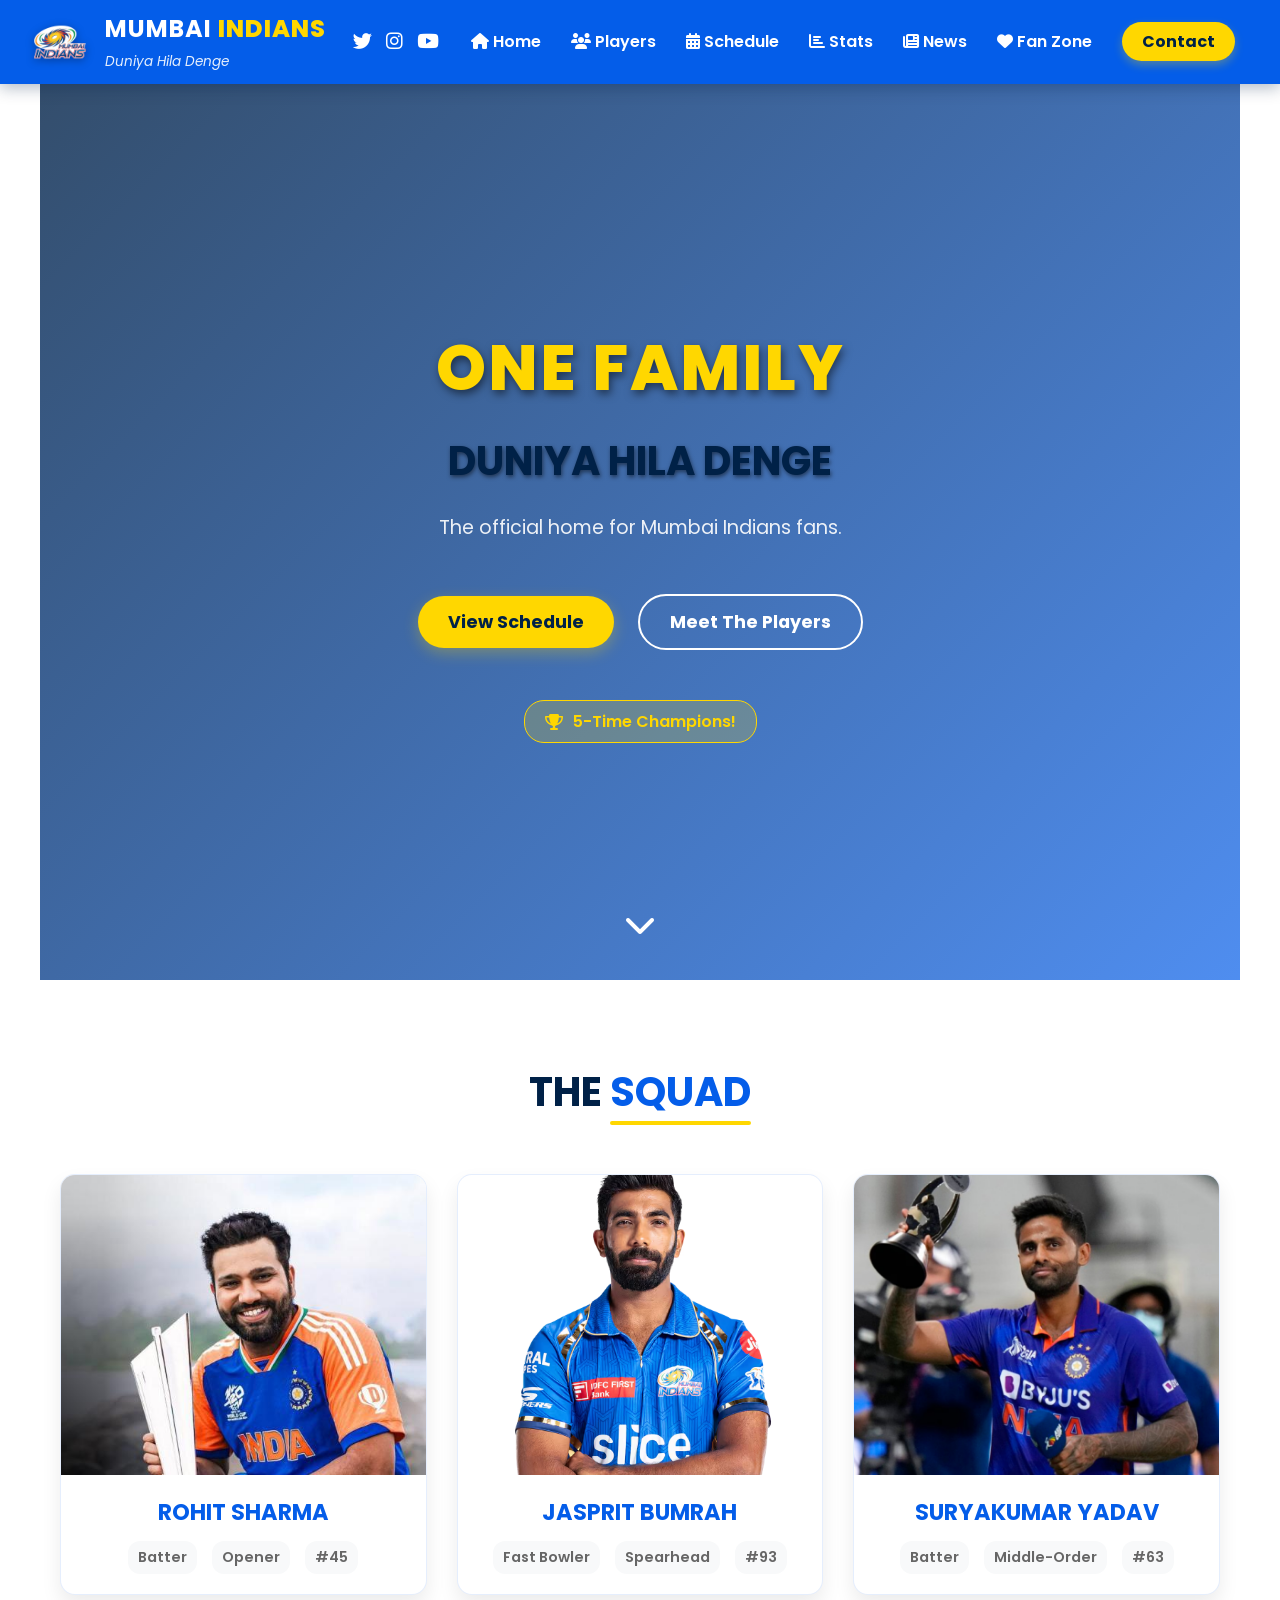
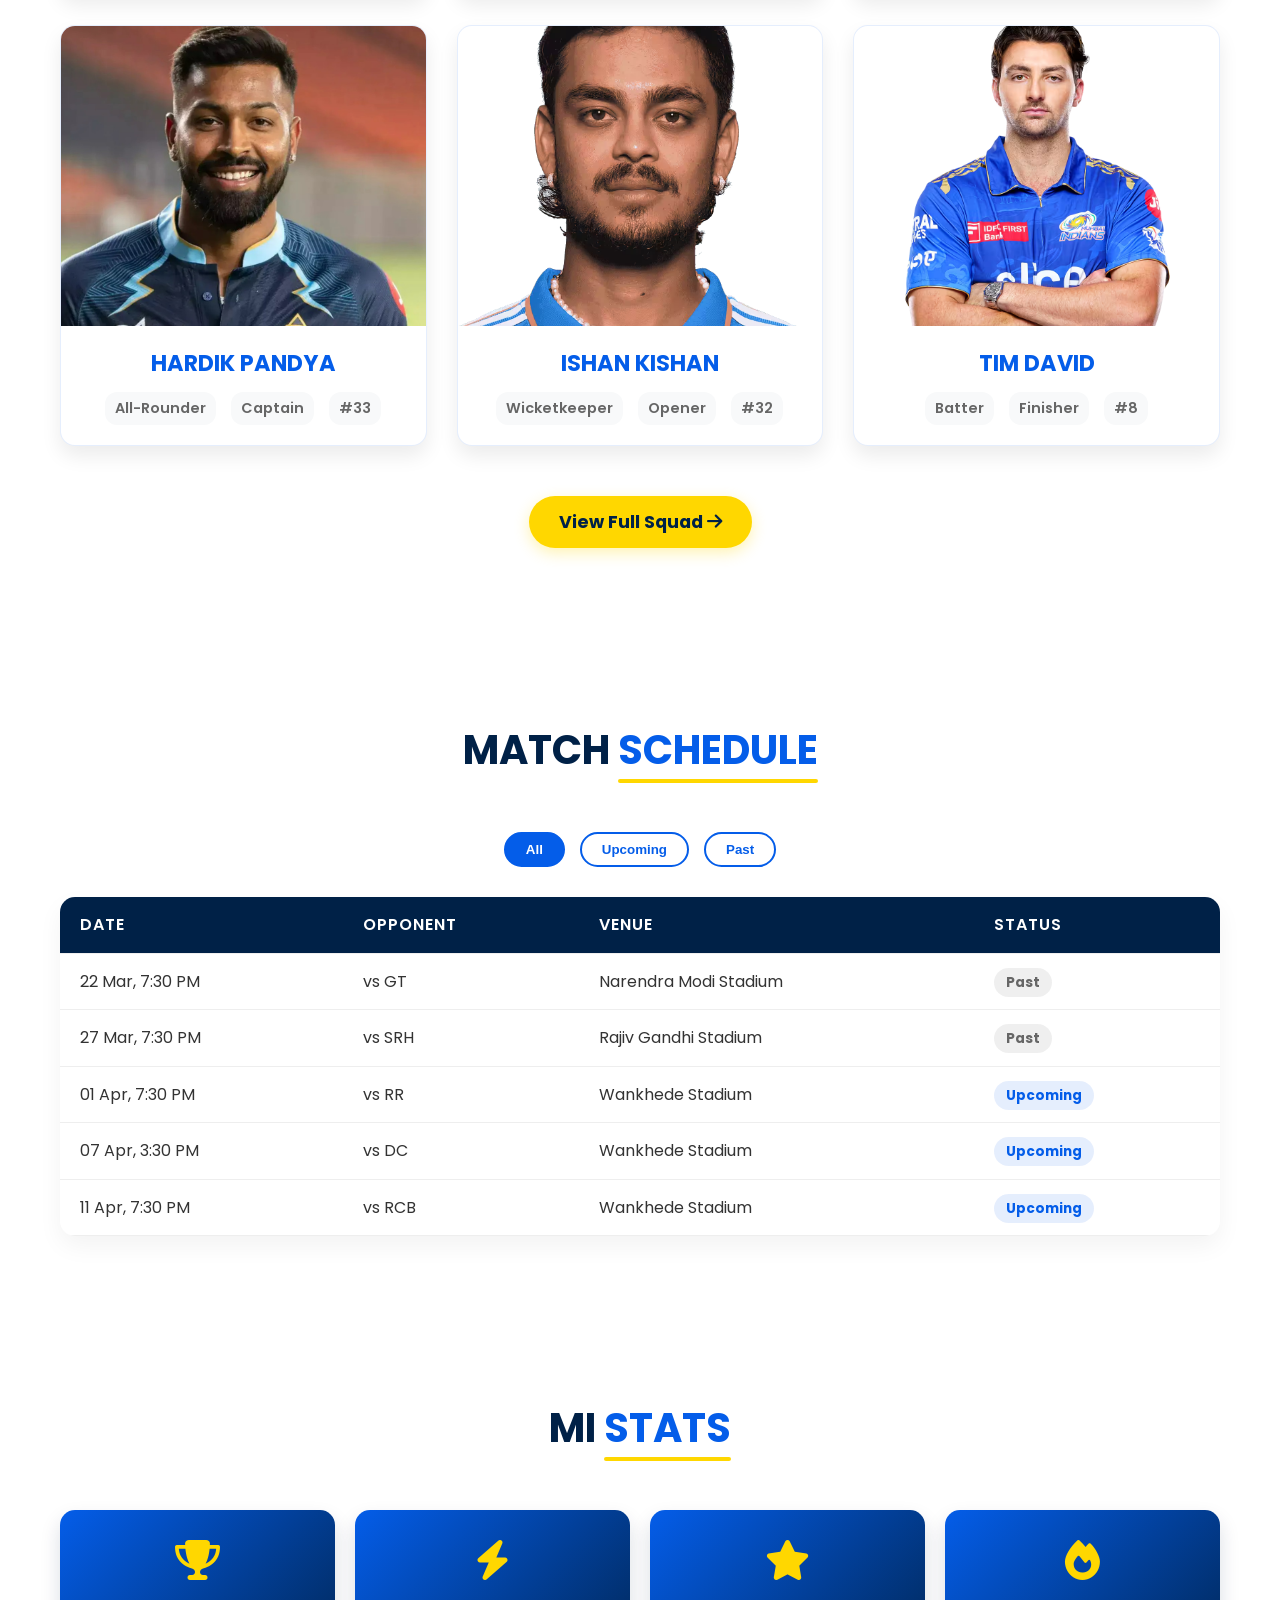
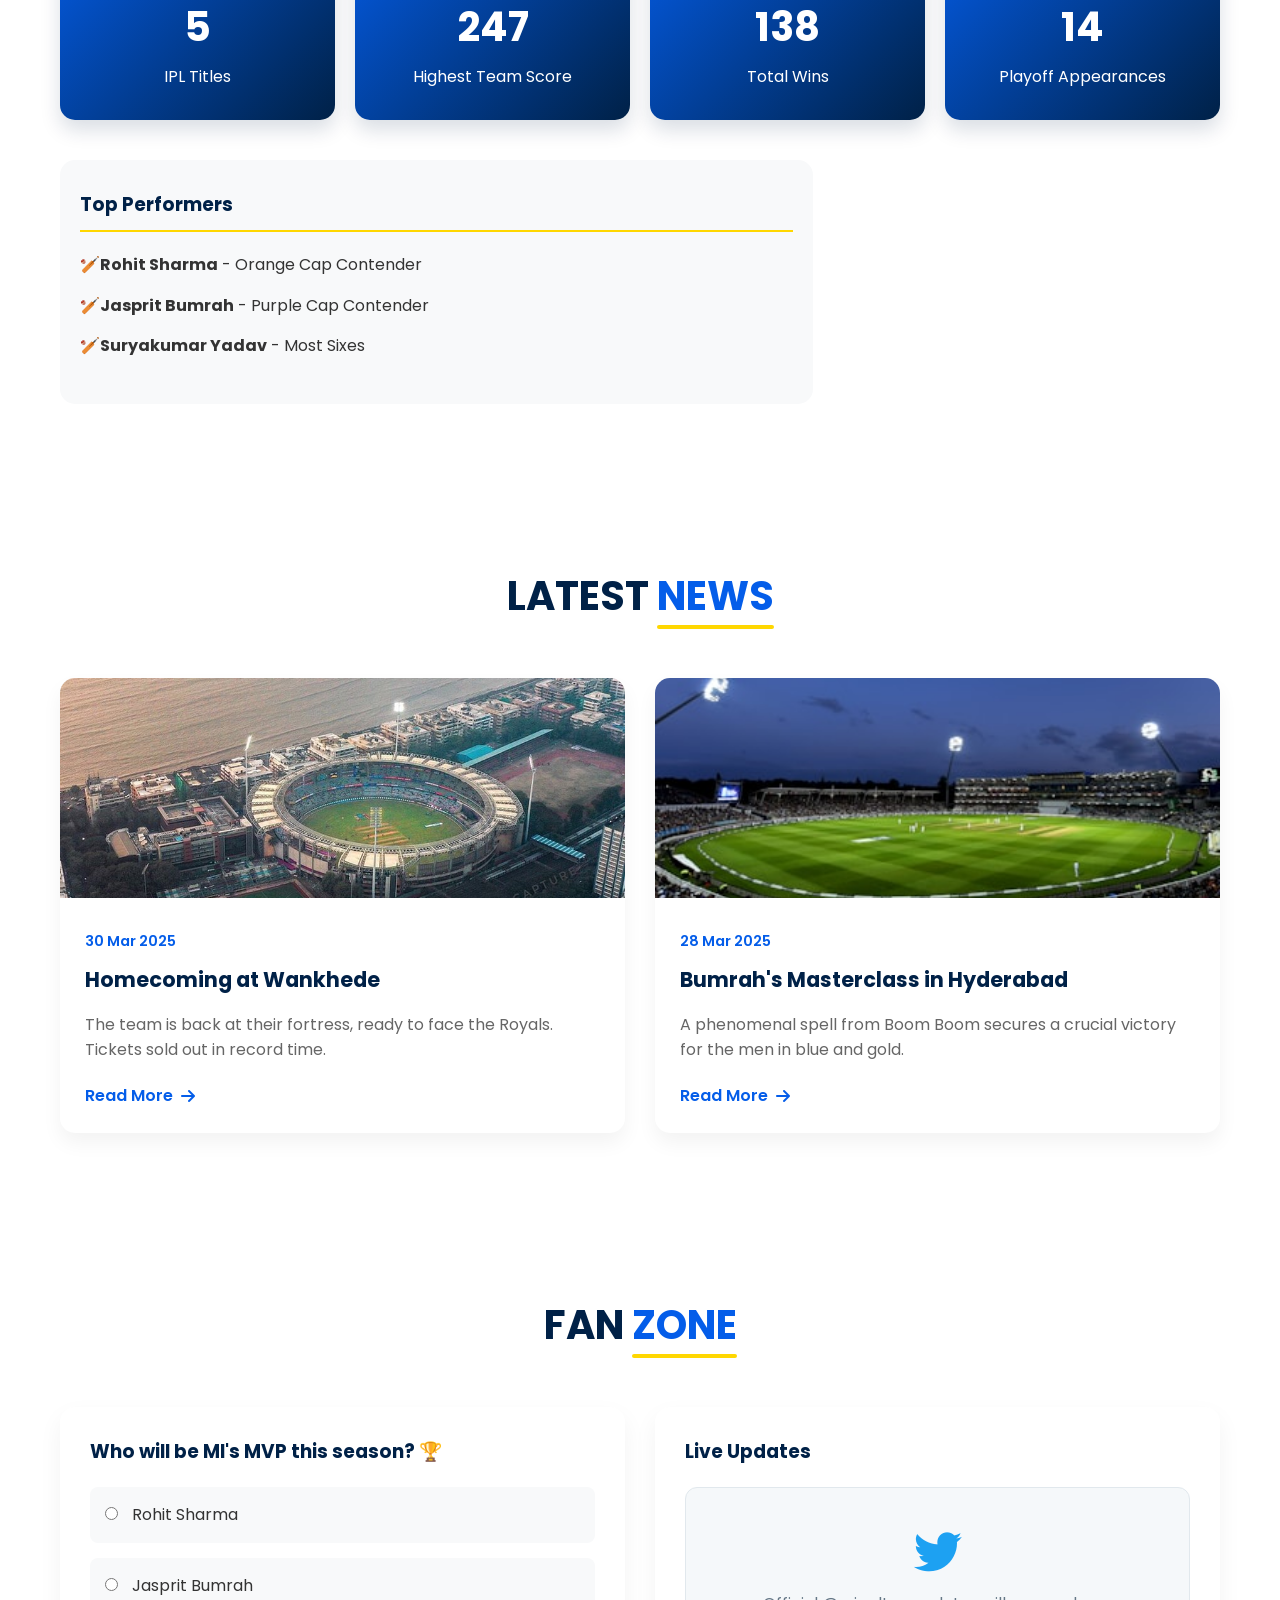
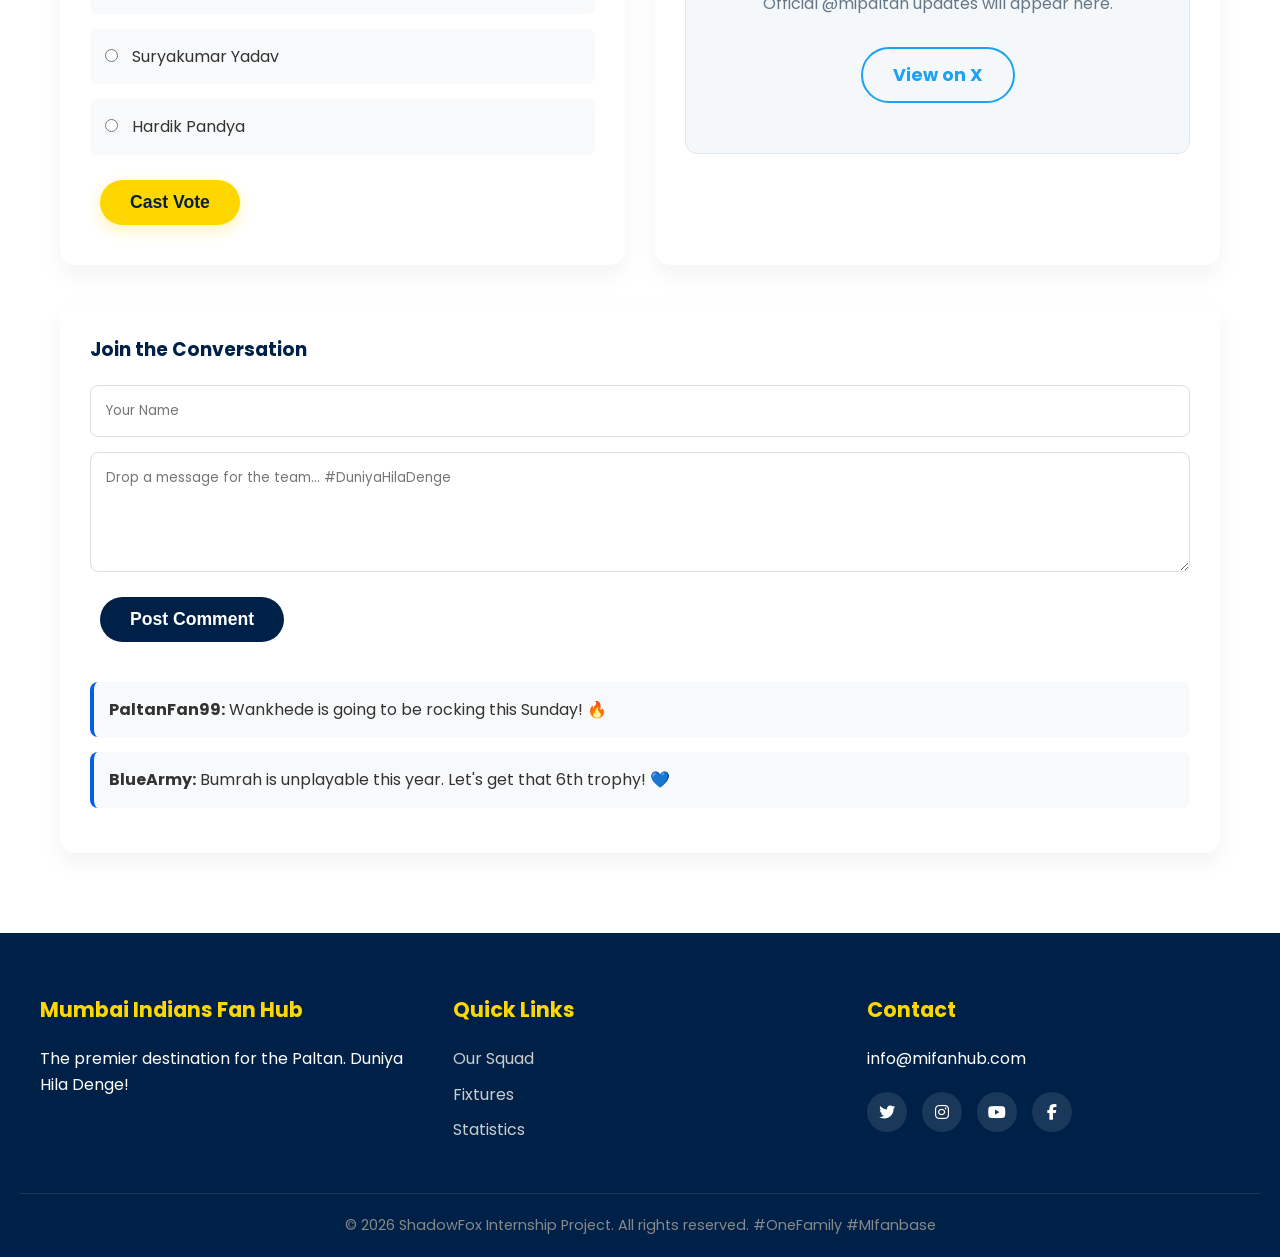
<file: IPL-team/index.html>
<!doctype html>
<html lang="en">
  <head>
    <meta charset="UTF-8" />
    <meta name="viewport" content="width=device-width, initial-scale=1.0" />
    <meta
      name="description"
      content="Official Mumbai Indians Fan Hub - MI IPL Team | Duniya Hila Denge | Players, Schedule, Stats, News & Fan Zone"
    />
    <title>MI Fan Hub | Mumbai Indians | Duniya Hila Denge</title>
    <link rel="stylesheet" href="style.css" />
    <link
      rel="stylesheet"
      href="https://cdnjs.cloudflare.com/ajax/libs/font-awesome/6.4.0/css/all.min.css"
    />
  </head>

  <body>
    <header>
      <div class="logo">
        <img src="images/Mi logo.avif" alt="MI Logo" />
        <div>
          <h1>MUMBAI <span class="bold">INDIANS</span></h1>
          <span class="tagline">Duniya Hila Denge</span>
        </div>
      </div>
      <div class="header-right">
        <div class="social-icons">
          <a
            href="https://twitter.com/mipaltan"
            target="_blank"
            aria-label="Twitter"
            ><i class="fab fa-twitter"></i
          ></a>
          <a
            href="https://www.instagram.com/mumbaiindians?igsh=MTAzcXl4NjRoNGE0eA%3D%3D"
            target="_blank"
            aria-label="Instagram"
            ><i class="fab fa-instagram"></i
          ></a>
          <a
            href="https://www.youtube.com/@mumbaiindians"
            target="_blank"
            aria-label="YouTube"
            ><i class="fab fa-youtube"></i
          ></a>
        </div>
        <div class="menu-toggle">
          <span></span>
          <span></span>
          <span></span>
        </div>
      </div>
      <nav class="nav-overlay">
        <ul>
          <li>
            <a href="#home"><i class="fas fa-home"></i> Home</a>
          </li>
          <li>
            <a href="#players"><i class="fas fa-users"></i> Players</a>
          </li>
          <li>
            <a href="#schedule"><i class="fas fa-calendar-alt"></i> Schedule</a>
          </li>
          <li>
            <a href="#stats"><i class="fas fa-chart-bar"></i> Stats</a>
          </li>
          <li>
            <a href="#news"><i class="fas fa-newspaper"></i> News</a>
          </li>
          <li>
            <a href="#fan-zone"><i class="fas fa-heart"></i> Fan Zone</a>
          </li>
          <li><a href="#contact" class="cta-btn">Contact</a></li>
        </ul>
      </nav>
    </header>

    <section id="home" class="hero">
      <div class="hero-content">
        <h1 class="hero-title animate-pop">ONE FAMILY</h1>
        <h2 class="hero-subtitle">DUNIYA HILA DENGE</h2>
        <p class="hero-desc">The official home for Mumbai Indians fans.</p>
        <div class="hero-buttons">
          <a href="#schedule" class="btn-primary">View Schedule</a>
          <a href="#players" class="btn-secondary">Meet The Players</a>
        </div>
        <div class="live-badge">
          <i class="fas fa-trophy"></i>
          <span>5-Time Champions!</span>
        </div>
      </div>
      <div class="hero-scroll">
        <i class="fas fa-chevron-down"></i>
      </div>
    </section>

    <section id="players" class="section">
      <h2>THE <span class="highlight">SQUAD</span></h2>
      <div class="players-grid">
        <div class="player-card">
          <div class="player-image">
            <img src="images/rohit-sharma.jpg" alt="Rohit Sharma" />
            <div class="player-overlay">
              <p>The Hitman. 5 IPL titles as Captain.</p>
            </div>
          </div>
          <div class="player-info">
            <h3>ROHIT SHARMA</h3>
            <div class="player-stats">
              <span>Batter</span>
              <span>Opener</span>
              <span>#45</span>
            </div>
          </div>
        </div>
        <div class="player-card">
          <div class="player-image">
            <img src="images/Bumrah.avif" alt="Jasprit Bumrah" />
            <div class="player-overlay">
              <p>Yorker King. The undisputed leader of the attack.</p>
            </div>
          </div>
          <div class="player-info">
            <h3>JASPRIT BUMRAH</h3>
            <div class="player-stats">
              <span>Fast Bowler</span>
              <span>Spearhead</span>
              <span>#93</span>
            </div>
          </div>
        </div>
        <div class="player-card">
          <div class="player-image">
            <img src="images/suryakumar.avif" alt="Suryakumar Yadav" />
            <div class="player-overlay">
              <p>Mr. 360. Redefining T20 batting.</p>
            </div>
          </div>
          <div class="player-info">
            <h3>SURYAKUMAR YADAV</h3>
            <div class="player-stats">
              <span>Batter</span>
              <span>Middle-Order</span>
              <span>#63</span>
            </div>
          </div>
        </div>
        <div class="player-card">
          <div class="player-image">
            <img src="images/hardik-pandya.jpeg" alt="Hardik Pandya" />
            <div class="player-overlay">
              <p>Captain. Elite all-rounder returning home.</p>
            </div>
          </div>
          <div class="player-info">
            <h3>HARDIK PANDYA</h3>
            <div class="player-stats">
              <span>All-Rounder</span>
              <span>Captain</span>
              <span>#33</span>
            </div>
          </div>
        </div>
        <div class="player-card">
          <div class="player-image">
            <img src="images/Ishan.avif" alt="Ishan Kishan" />
            <div class="player-overlay">
              <p>Explosive opener and agile wicketkeeper.</p>
            </div>
          </div>
          <div class="player-info">
            <h3>ISHAN KISHAN</h3>
            <div class="player-stats">
              <span>Wicketkeeper</span>
              <span>Opener</span>
              <span>#32</span>
            </div>
          </div>
        </div>
        <div class="player-card">
          <div class="player-image">
            <img src="images/tim-david.avif" alt="Tim David" />
            <div class="player-overlay">
              <p>Power hitter. The ultimate finisher.</p>
            </div>
          </div>
          <div class="player-info">
            <h3>TIM DAVID</h3>
            <div class="player-stats">
              <span>Batter</span>
              <span>Finisher</span>
              <span>#8</span>
            </div>
          </div>
        </div>
      </div>
      <div class="view-all-players">
        <a href="#players" class="btn-primary"
          >View Full Squad <i class="fas fa-arrow-right"></i
        ></a>
      </div>
    </section>

    <section id="schedule" class="section">
      <h2>MATCH <span class="highlight">SCHEDULE</span></h2>
      <div class="schedule-filters">
        <button class="filter-btn active" data-filter="all">All</button>
        <button class="filter-btn" data-filter="upcoming">Upcoming</button>
        <button class="filter-btn" data-filter="past">Past</button>
      </div>
      <div class="schedule-table-container">
        <table>
          <thead>
            <tr>
              <th>Date</th>
              <th>Opponent</th>
              <th>Venue</th>
              <th>Status</th>
            </tr>
          </thead>
          <tbody id="schedule-body">
            <tr class="past">
              <td>22 Mar, 7:30 PM</td>
              <td>vs GT</td>
              <td>Narendra Modi Stadium</td>
              <td><span class="status-badge past-badge">Past</span></td>
            </tr>
            <tr class="past">
              <td>27 Mar, 7:30 PM</td>
              <td>vs SRH</td>
              <td>Rajiv Gandhi Stadium</td>
              <td><span class="status-badge past-badge">Past</span></td>
            </tr>
            <tr class="upcoming">
              <td>01 Apr, 7:30 PM</td>
              <td>vs RR</td>
              <td>Wankhede Stadium</td>
              <td><span class="status-badge upcoming-badge">Upcoming</span></td>
            </tr>
            <tr class="upcoming">
              <td>07 Apr, 3:30 PM</td>
              <td>vs DC</td>
              <td>Wankhede Stadium</td>
              <td><span class="status-badge upcoming-badge">Upcoming</span></td>
            </tr>
            <tr class="upcoming">
              <td>11 Apr, 7:30 PM</td>
              <td>vs RCB</td>
              <td>Wankhede Stadium</td>
              <td><span class="status-badge upcoming-badge">Upcoming</span></td>
            </tr>
          </tbody>
        </table>
      </div>
    </section>

    <section id="stats" class="section">
      <h2>MI <span class="highlight">STATS</span></h2>
      <div class="stats-grid">
        <div class="stat-card">
          <i class="fas fa-trophy"></i>
          <div>
            <h3>5</h3>
            <p>IPL Titles</p>
          </div>
        </div>
        <div class="stat-card">
          <i class="fas fa-bolt"></i>
          <div>
            <h3>247</h3>
            <p>Highest Team Score</p>
          </div>
        </div>
        <div class="stat-card">
          <i class="fas fa-star"></i>
          <div>
            <h3>138</h3>
            <p>Total Wins</p>
          </div>
        </div>
        <div class="stat-card">
          <i class="fas fa-fire"></i>
          <div>
            <h3>14</h3>
            <p>Playoff Appearances</p>
          </div>
        </div>
      </div>
      <div class="charts-container">
        <div class="top-performers">
          <h3>Top Performers</h3>
          <ul class="performer-list">
            <li><strong>Rohit Sharma</strong> - Orange Cap Contender</li>
            <li><strong>Jasprit Bumrah</strong> - Purple Cap Contender</li>
            <li><strong>Suryakumar Yadav</strong> - Most Sixes</li>
          </ul>
        </div>
      </div>
    </section>

    <section id="news" class="section">
      <h2>LATEST <span class="highlight">NEWS</span></h2>
      <div class="news-grid">
        <article class="news-card">
          <div class="news-image">
            <img src="images/wankhede-stadium.jpg" alt="Wankhede Stadium" />
          </div>
          <div class="news-content">
            <span class="news-date">30 Mar 2025</span>
            <h3>Homecoming at Wankhede</h3>
            <p>
              The team is back at their fortress, ready to face the Royals.
              Tickets sold out in record time.
            </p>
            <a href="#" class="read-more"
              >Read More <i class="fas fa-arrow-right"></i
            ></a>
          </div>
        </article>
        <article class="news-card">
          <div class="news-image">
            <img src="images/cricket-match.jpg" alt="Cricket Match" />
          </div>
          <div class="news-content">
            <span class="news-date">28 Mar 2025</span>
            <h3>Bumrah's Masterclass in Hyderabad</h3>
            <p>
              A phenomenal spell from Boom Boom secures a crucial victory for
              the men in blue and gold.
            </p>
            <a href="#" class="read-more"
              >Read More <i class="fas fa-arrow-right"></i
            ></a>
          </div>
        </article>
      </div>
    </section>

    <section id="fan-zone" class="section">
      <h2>FAN <span class="highlight">ZONE</span></h2>
      <div class="fan-zone-grid">
        <div class="poll-section">
          <h3>Who will be MI's MVP this season? 🏆</h3>
          <form id="pollForm">
            <label
              ><input type="radio" name="mvp" value="Rohit Sharma" /> Rohit
              Sharma</label
            >
            <label
              ><input type="radio" name="mvp" value="Jasprit Bumrah" /> Jasprit
              Bumrah</label
            >
            <label
              ><input type="radio" name="mvp" value="Suryakumar Yadav" />
              Suryakumar Yadav</label
            >
            <label
              ><input type="radio" name="mvp" value="Hardik Pandya" /> Hardik
              Pandya</label
            >
            <button type="submit" class="btn-primary">Cast Vote</button>
          </form>
          <div class="poll-results" style="display: none">
            <p>Thank you for voting! #OneFamily</p>
          </div>
        </div>
        <div class="social-feed">
          <h3>Live Updates</h3>
          <div class="twitter-embed-placeholder">
            <i class="fab fa-twitter"></i>
            <p>Official @mipaltan updates will appear here.</p>
            <a
              href="https://twitter.com/mipaltan"
              target="_blank"
              class="btn-secondary"
              >View on X</a
            >
          </div>
        </div>
      </div>

      <div class="comments-section">
        <h3>Join the Conversation</h3>
        <form class="comment-form" id="commentForm">
          <input
            type="text"
            id="commentName"
            placeholder="Your Name"
            required
          />
          <textarea
            id="commentText"
            placeholder="Drop a message for the team... #DuniyaHilaDenge"
            required
          ></textarea>
          <button type="submit" class="btn-secondary">Post Comment</button>
        </form>
        <div class="recent-comments" id="commentsList">
          <div class="comment">
            <p>
              <strong>PaltanFan99:</strong> Wankhede is going to be rocking this
              Sunday! 🔥
            </p>
          </div>
          <div class="comment">
            <p>
              <strong>BlueArmy:</strong> Bumrah is unplayable this year. Let's
              get that 6th trophy! 💙
            </p>
          </div>
        </div>
      </div>
    </section>

    <footer id="contact">
      <div class="footer-content">
        <div class="footer-section">
          <h3>Mumbai Indians Fan Hub</h3>
          <p>The premier destination for the Paltan. Duniya Hila Denge!</p>
        </div>
        <div class="footer-section">
          <h3>Quick Links</h3>
          <ul>
            <li><a href="#players">Our Squad</a></li>
            <li><a href="#schedule">Fixtures</a></li>
            <li><a href="#stats">Statistics</a></li>
          </ul>
        </div>
        <div class="footer-section">
          <h3>Contact</h3>
          <p>info@mifanhub.com</p>
          <div class="social-links">
            <a href="https://twitter.com/mipaltan" target="_blank"
              ><i class="fab fa-twitter"></i
            ></a>
            <a
              href="https://www.instagram.com/mumbaiindians?igsh=MTAzcXl4NjRoNGE0eA%3D%3D"
              target="_blank"
              ><i class="fab fa-instagram"></i
            ></a>
            <a href="https://www.youtube.com/@mumbaiindians" target="_blank"
              ><i class="fab fa-youtube"></i
            ></a>
            <a href="https://www.facebook.com/mumbaiindians/" target="_blank"
              ><i class="fab fa-facebook-f"></i
            ></a>
          </div>
        </div>
      </div>
      <div class="footer-bottom">
        <p>
          &copy; 2026 ShadowFox Internship Project. All rights reserved.
          #OneFamily #MIfanbase
        </p>
      </div>
    </footer>
    <script src="script.js"></script>
  </body>
</html>
</file>
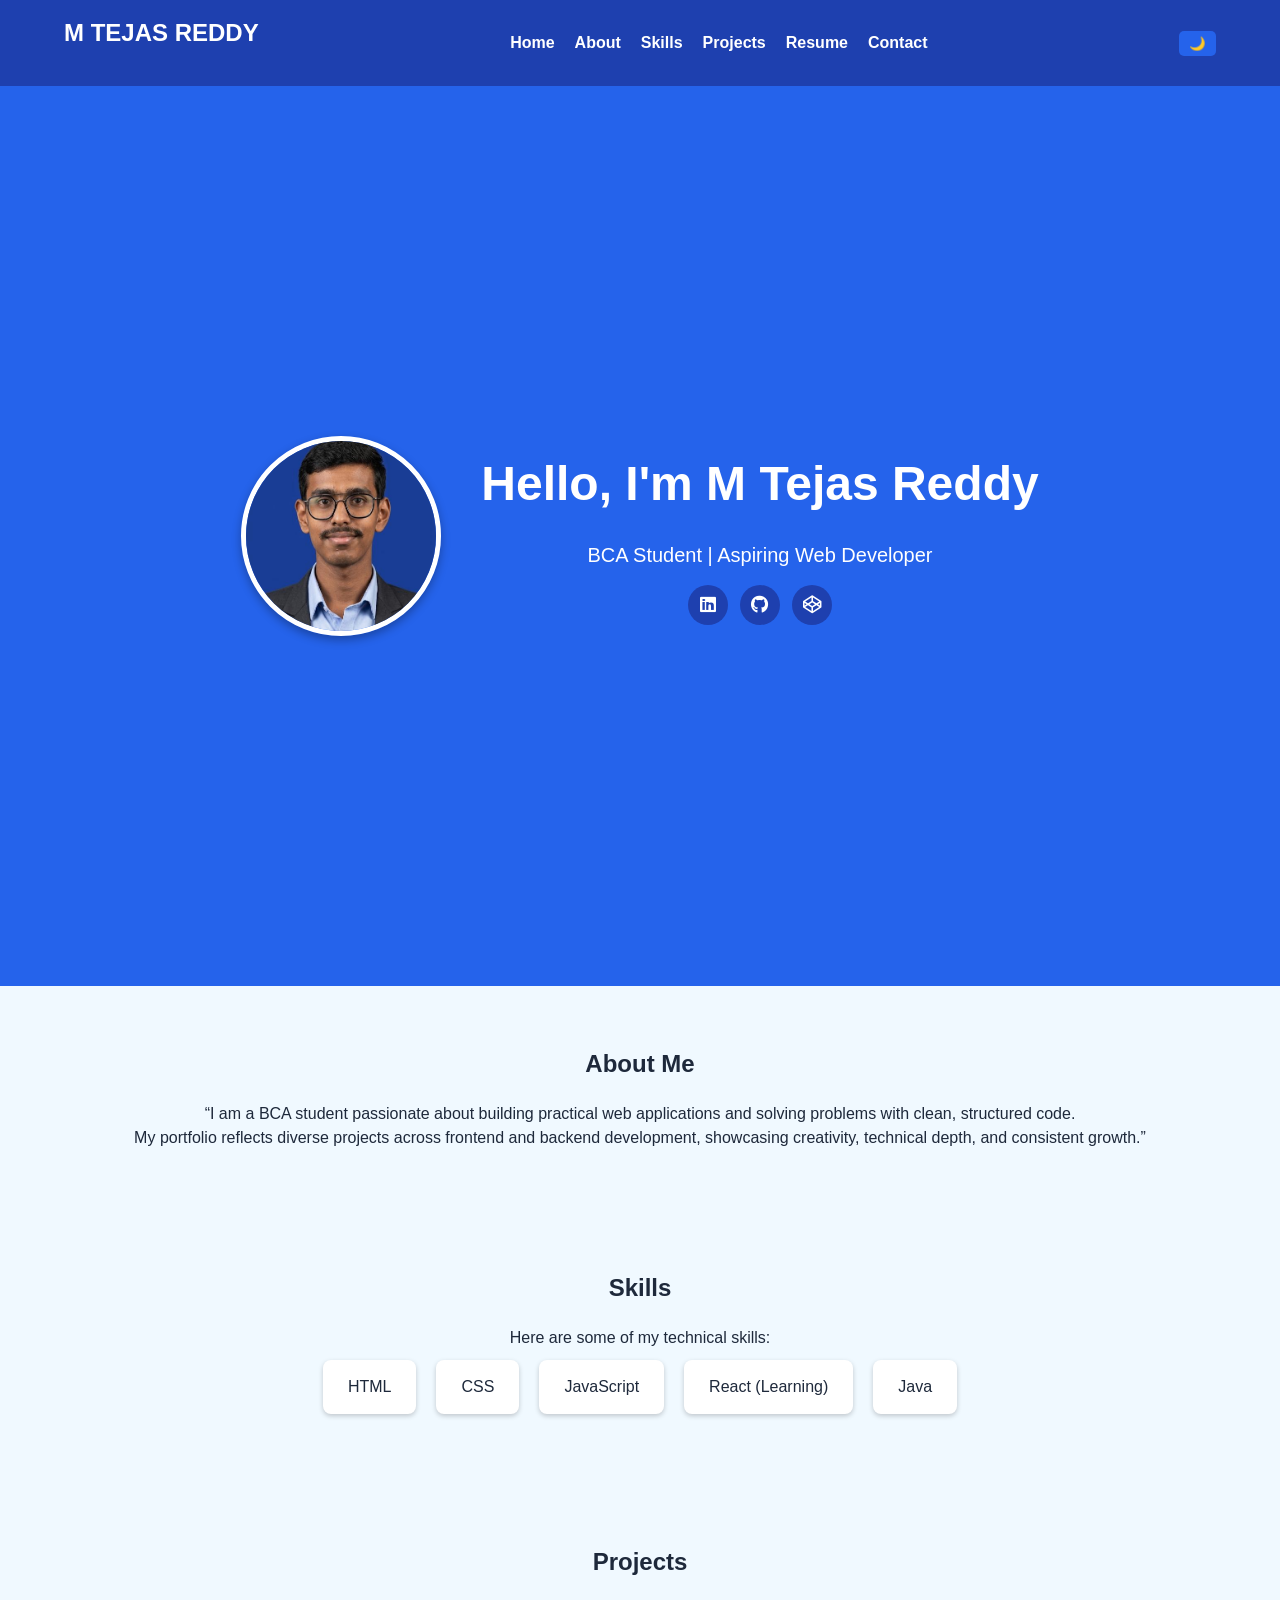
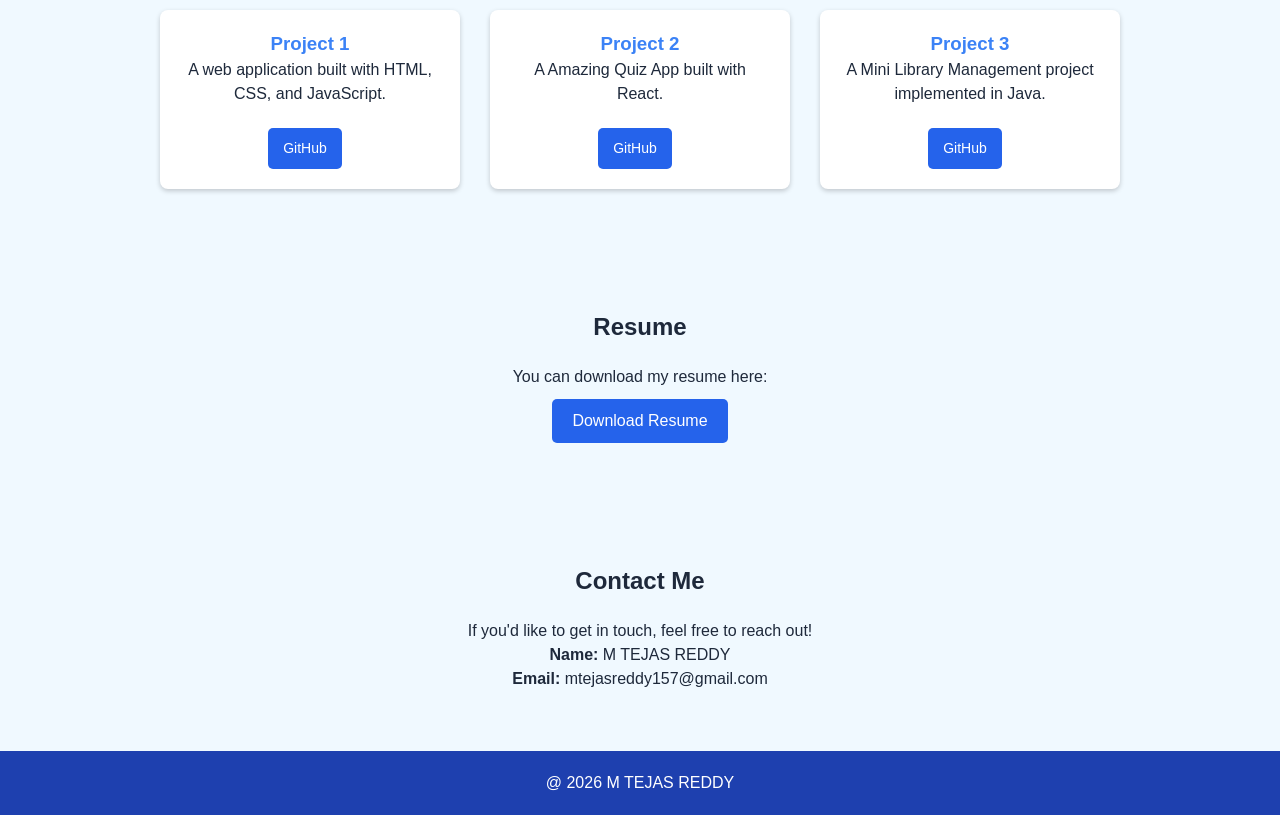
<file: Personal-Portfolio/index.html>
<!doctype html>
<html lang="en">
  <head>
    <meta charset="UTF-8" />
    <meta name="viewport" content="width=device-width, initial-scale=1.0" />
    <title>Portfolio Page</title>
    <link
      rel="stylesheet"
      href="https://cdnjs.cloudflare.com/ajax/libs/font-awesome/6.5.1/css/all.min.css"
      rel="stylesheet"
    />
    <link rel="stylesheet" href="style.css" />
  </head>
  <body>
    <header>
      <nav>
        <h2>M TEJAS REDDY</h2>
        <ul>
          <li><a href="#home">Home</a></li>
          <li><a href="#about">About</a></li>
          <li><a href="#skills">Skills</a></li>
          <li><a href="#projects">Projects</a></li>
          <li><a href="#resume">Resume</a></li>
          <li><a href="#contact">Contact</a></li>
        </ul>
        <button id="darkModeToggle" aria-label="Toggle dark mode">🌙</button>
      </nav>
    </header>

    <section id="home">
      <div class="hero-container">
        <img
          src="image/profile.jpg"
          alt="Profile photo of M Tejas Reddy"
          class="profile-pic"
          loading="lazy"
        />
        <div class="hero-text">
          <h1>Hello, I'm M Tejas Reddy</h1>
          <p>BCA Student | Aspiring Web Developer</p>

          <div class="social-links">
            <a
              href="https://www.linkedin.com/in/m-tejas-reddy-tech"
              target="_blank"
              aria-label="LinkedIn"
            >
              <i class="fab fa-linkedin"></i>
            </a>

            <a
              href="https://github.com/mtejasreddy"
              target="_blank"
              aria-label="GitHub"
            >
              <i class="fab fa-github"></i
            ></a>
            <a href="https://leetcode.com" target="_blank" aria-label="LeetCode"
              ><i class="fab fa-codepen"></i
            ></a>
          </div>
        </div>
      </div>
    </section>

    <section id="about">
      <h2>About Me</h2>
      <p>
        “I am a BCA student passionate about building practical web applications
        and solving problems with clean, structured code.
      </p>
      <p>
        My portfolio reflects diverse projects across frontend and backend
        development, showcasing creativity, technical depth, and consistent
        growth.”
      </p>
    </section>

    <section id="skills">
      <h2>Skills</h2>
      <p>Here are some of my technical skills:</p>
      <ul>
        <li>HTML</li>
        <li>CSS</li>
        <li>JavaScript</li>
        <li>React (Learning)</li>
        <li>Java</li>
      </ul>
    </section>

    <section id="projects">
      <h2>Projects</h2>
      <div class="projects-container">
        <div class="project-card">
          <h3>Project 1</h3>
          <p>A web application built with HTML, CSS, and JavaScript.</p>

          <div class="btn-container">
            <a
              href="https://github.com/mtejasreddy/Mini-Projects/tree/main/To-Do-Application"
              class="project-btn"
              >GitHub</a
            >
          </div>
        </div>
        <div class="project-card">
          <h3>Project 2</h3>
          <p>A Amazing Quiz App built with React.</p>

          <div class="btn-container">
            <a
              href="https://github.com/mtejasreddy/Mini-Projects/tree/main/Quiz-App"
              class="project-btn"
              >GitHub</a
            >
          </div>
        </div>
        <div class="project-card">
          <h3>Project 3</h3>
          <p>A Mini Library Management project implemented in Java.</p>

          <div class="btn-container">
            <a
              href="https://github.com/mtejasreddy/Mini-Projects/tree/main/Library_Management_System"
              class="project-btn"
              >GitHub</a
            >
          </div>
        </div>
      </div>
    </section>

    <section id="resume">
      <h2>Resume</h2>
      <p>You can download my resume here:</p>
      <a href="assets/resume.pdf" download>Download Resume</a>
    </section>

    <section id="contact">
      <h2>Contact Me</h2>
      <p>If you'd like to get in touch, feel free to reach out!</p>
      <p><b>Name:</b> M TEJAS REDDY</p>
      <p><b>Email:</b> mtejasreddy157@gmail.com</p>
    </section>

    <footer>
      <p>@ 2026 M TEJAS REDDY</p>
    </footer>
    <script src="script.js"></script>
  </body>
</html>
</file>
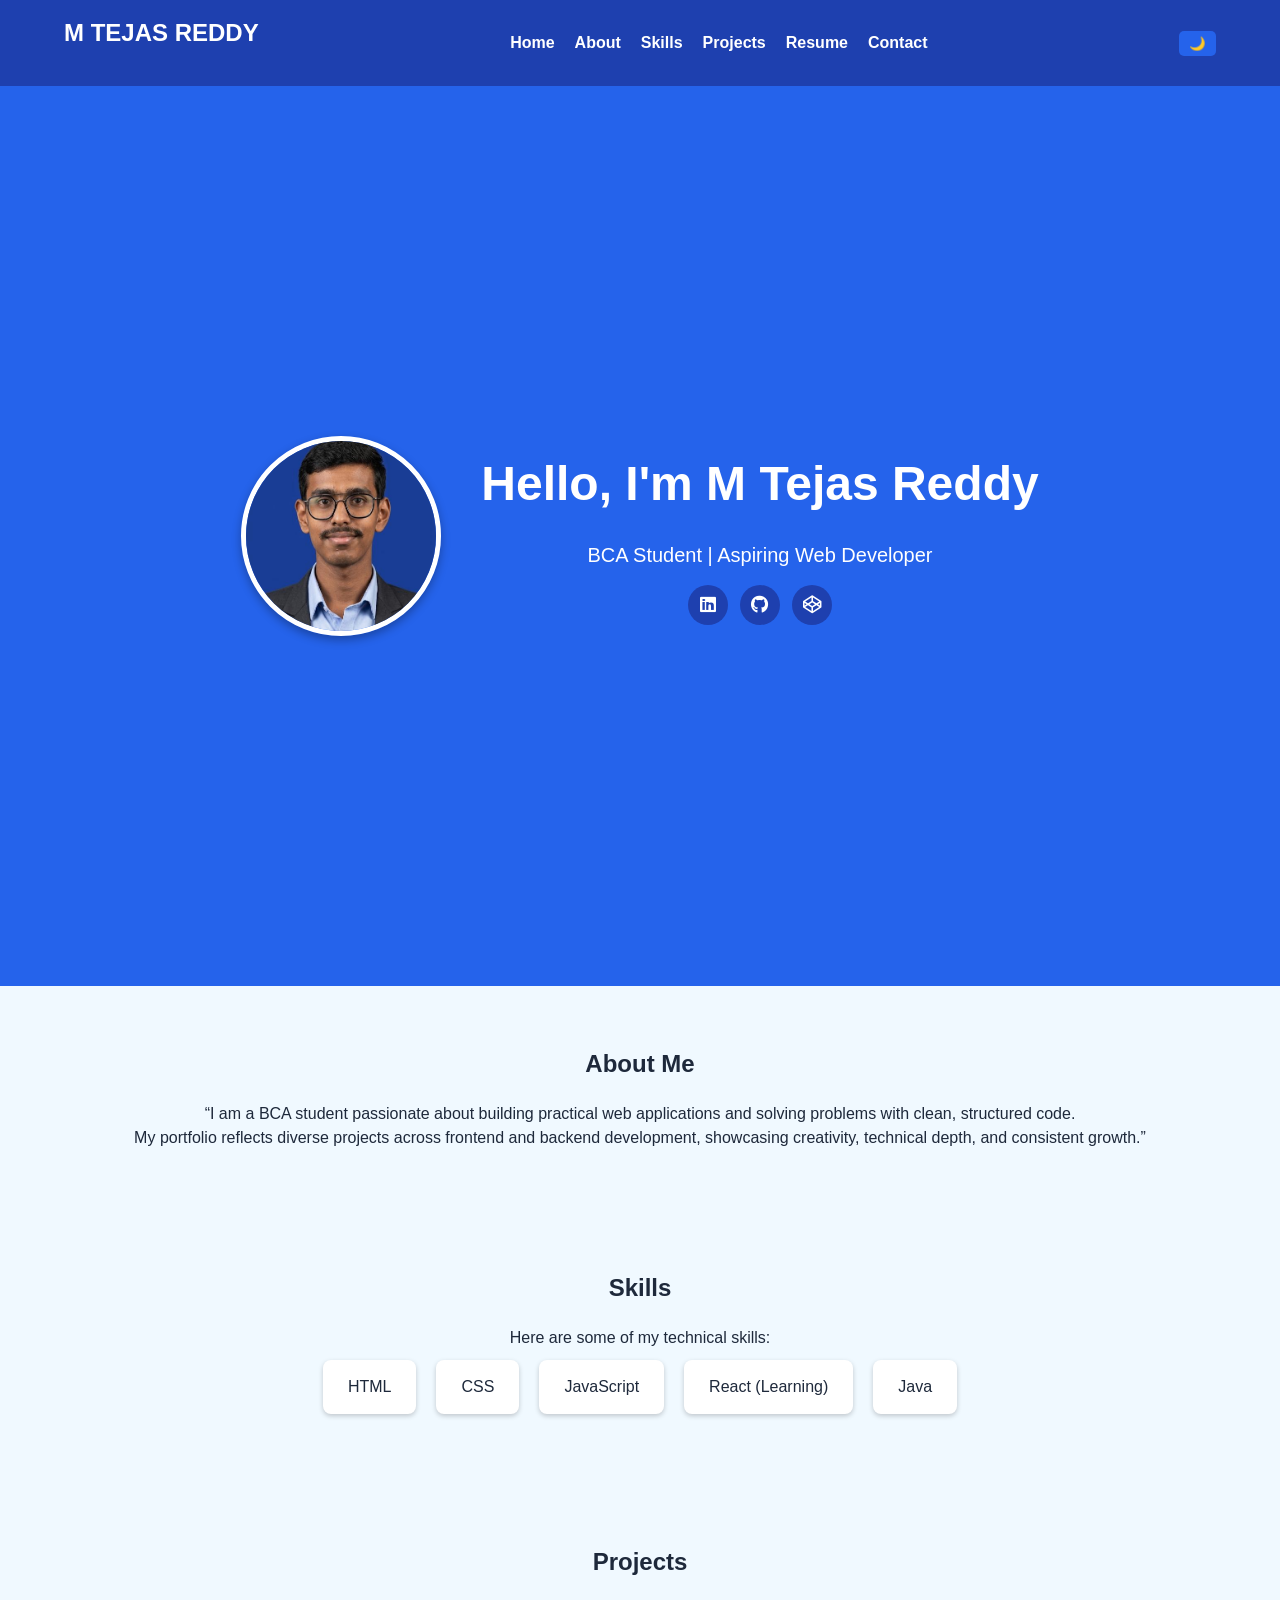
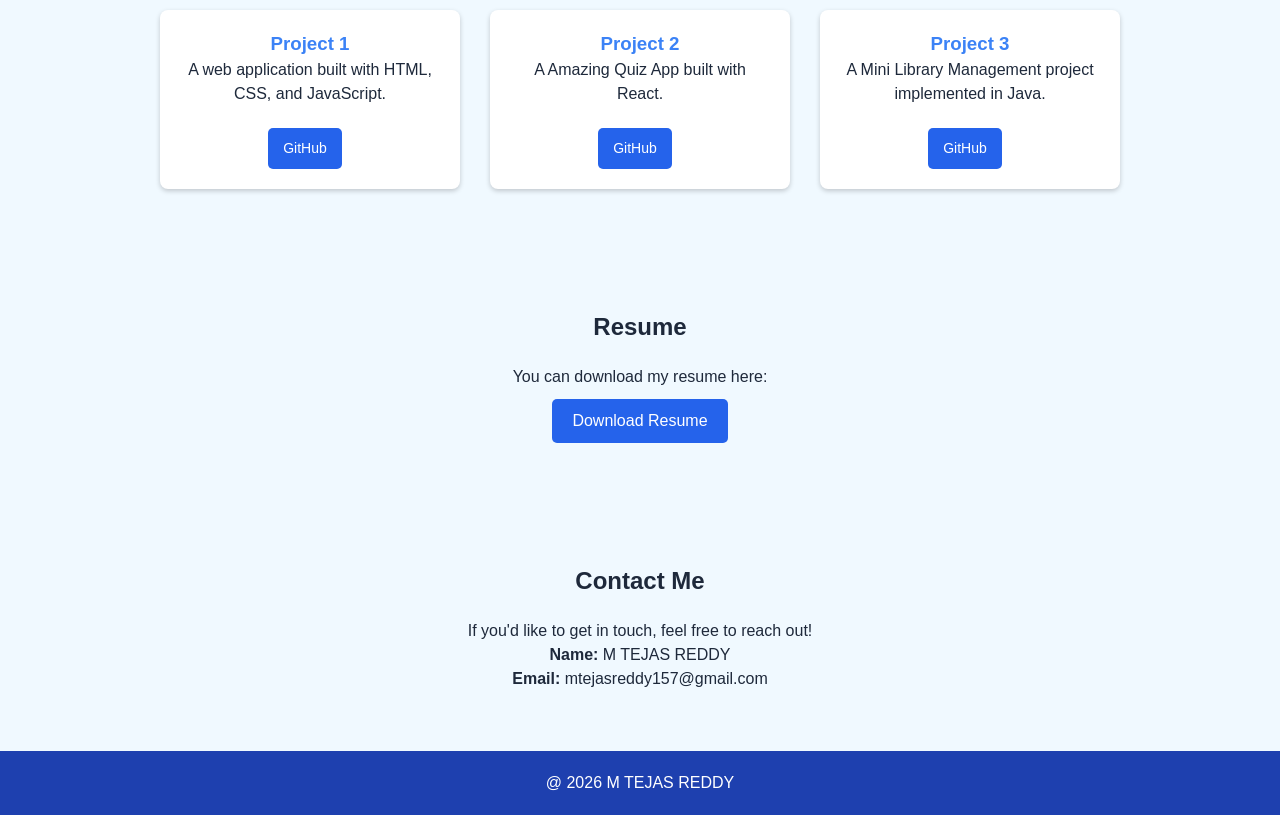
<file: Portfolio/index.html>
<!doctype html>
<html lang="en">
  <head>
    <meta charset="UTF-8" />
    <meta name="viewport" content="width=device-width, initial-scale=1.0" />
    <title>Portfolio Page</title>
    <link
      rel="stylesheet"
      href="https://cdnjs.cloudflare.com/ajax/libs/font-awesome/6.5.1/css/all.min.css"
      rel="stylesheet"
    />
    <link rel="stylesheet" href="style.css" />
  </head>
  <body>
    <header>
      <nav>
        <h2>M TEJAS REDDY</h2>
        <ul>
          <li><a href="#home">Home</a></li>
          <li><a href="#about">About</a></li>
          <li><a href="#skills">Skills</a></li>
          <li><a href="#projects">Projects</a></li>
          <li><a href="#resume">Resume</a></li>
          <li><a href="#contact">Contact</a></li>
        </ul>
        <button id="darkModeToggle" aria-label="Toggle dark mode">🌙</button>
      </nav>
    </header>

    <section id="home">
      <div class="hero-container">
        <img
          src="image/profile.jpg"
          alt="Profile photo of M Tejas Reddy"
          class="profile-pic"
          loading="lazy"
        />
        <div class="hero-text">
          <h1>Hello, I'm M Tejas Reddy</h1>
          <p>BCA Student | Aspiring Web Developer</p>

          <div class="social-links">
            <a
              href="https://www.linkedin.com/in/m-tejas-reddy-tech"
              target="_blank"
              aria-label="LinkedIn"
            >
              <i class="fab fa-linkedin"></i>
            </a>

            <a
              href="https://github.com/mtejasreddy"
              target="_blank"
              aria-label="GitHub"
            >
              <i class="fab fa-github"></i
            ></a>
            <a href="https://leetcode.com" target="_blank" aria-label="LeetCode"
              ><i class="fab fa-codepen"></i
            ></a>
          </div>
        </div>
      </div>
    </section>

    <section id="about">
      <h2>About Me</h2>
      <p>
        “I am a BCA student passionate about building practical web applications
        and solving problems with clean, structured code.
      </p>
      <p>
        My portfolio reflects diverse projects across frontend and backend
        development, showcasing creativity, technical depth, and consistent
        growth.”
      </p>
    </section>

    <section id="skills">
      <h2>Skills</h2>
      <p>Here are some of my technical skills:</p>
      <ul>
        <li>HTML</li>
        <li>CSS</li>
        <li>JavaScript</li>
        <li>React (Learning)</li>
        <li>Java</li>
      </ul>
    </section>

    <section id="projects">
      <h2>Projects</h2>
      <div class="projects-container">
        <div class="project-card">
          <h3>Project 1</h3>
          <p>A web application built with HTML, CSS, and JavaScript.</p>

          <div class="btn-container">
            <a
              href="https://github.com/mtejasreddy/Mini-Projects/tree/main/To-Do-Application"
              class="project-btn"
              >GitHub</a
            >
          </div>
        </div>
        <div class="project-card">
          <h3>Project 2</h3>
          <p>A Amazing Quiz App built with React.</p>

          <div class="btn-container">
            <a
              href="https://github.com/mtejasreddy/Mini-Projects/tree/main/Quiz-App"
              class="project-btn"
              >GitHub</a
            >
          </div>
        </div>
        <div class="project-card">
          <h3>Project 3</h3>
          <p>A Mini Library Management project implemented in Java.</p>

          <div class="btn-container">
            <a
              href="https://github.com/mtejasreddy/Mini-Projects/tree/main/Library_Management_System"
              class="project-btn"
              >GitHub</a
            >
          </div>
        </div>
      </div>
    </section>

    <section id="resume">
      <h2>Resume</h2>
      <p>You can download my resume here:</p>
      <a href="assets/resume.pdf" download>Download Resume</a>
    </section>

    <section id="contact">
      <h2>Contact Me</h2>
      <p>If you'd like to get in touch, feel free to reach out!</p>
      <p><b>Name:</b> M TEJAS REDDY</p>
      <p><b>Email:</b> mtejasreddy157@gmail.com</p>
    </section>

    <footer>
      <p>@ 2026 M TEJAS REDDY</p>
    </footer>
    <script src="script.js"></script>
  </body>
</html>
</file>
<file: IPL-team/style.css>
@import url("https://fonts.googleapis.com/css2?family=Poppins:wght@300;400;600;700&display=swap");

:root {
  --mi-blue: #045de9;
  --mi-gold: #ffd700;
  --mi-white: #ffffff;
  --mi-navy: #002147;
  --mi-dark: #0a0a0a;
  --mi-gray: #f8f9fa;
  --text-dark: #333333;
}

* {
  margin: 0;
  padding: 0;
  box-sizing: border-box;
}

html {
  scroll-behavior: smooth;
}

body {
  font-family: "Poppins", sans-serif;
  background-color: var(--mi-white);
  color: var(--text-dark);
  line-height: 1.6;
  margin-top: 80px;
}

/*headerr*/
header {
  position: fixed;
  top: 0;
  left: 0;
  width: 100%;
  display: flex;
  justify-content: space-between;
  align-items: center;
  background: var(--mi-blue);
  color: var(--mi-white);
  padding: 10px 30px;
  z-index: 1000;
  box-shadow: 0 4px 15px rgba(0, 33, 71, 0.3);
}

header .logo {
  display: flex;
  align-items: center;
}

header .logo img {
  height: 60px;
  margin-right: 15px;
  filter: drop-shadow(0px 2px 4px rgba(0, 0, 0, 0.3));
}

header .logo h1 {
  margin: 0;
  font-size: 1.5rem;
  letter-spacing: 1px;
}

.bold {
  font-weight: 800;
  color: var(--mi-gold);
}

.tagline {
  font-size: 0.85rem;
  font-style: italic;
  opacity: 0.9;
}

.header-right {
  display: flex;
  align-items: center;
  gap: 20px;
}

.social-icons a {
  color: var(--mi-white);
  font-size: 1.2rem;
  margin-left: 10px;
  transition: color 0.3s ease;
}

.social-icons a:hover {
  color: var(--mi-gold);
}

.menu-toggle {
  display: none;
  flex-direction: column;
  cursor: pointer;
  gap: 5px;
}

.menu-toggle span {
  width: 25px;
  height: 3px;
  background-color: var(--mi-white);
  border-radius: 3px;
  transition: 0.3s;
}

nav ul {
  list-style: none;
  display: flex;
  margin: 0;
  align-items: center;
}

nav ul li {
  margin: 0 15px;
}

nav ul li a {
  color: var(--mi-white);
  text-decoration: none;
  font-weight: 600;
  font-size: 1rem;
  transition: all 0.3s ease;
  padding: 5px 0;
  position: relative;
}

nav ul li a::after {
  content: "";
  position: absolute;
  bottom: 0;
  left: 0;
  width: 0;
  height: 2px;
  background-color: var(--mi-gold);
  transition: width 0.3s ease;
}

nav ul li a:hover::after {
  width: 100%;
}

nav ul li a:hover {
  color: var(--mi-gold);
}

.cta-btn {
  background: var(--mi-gold);
  color: var(--mi-navy) !important;
  padding: 8px 20px !important;
  border-radius: 25px;
  font-weight: 700 !important;
  box-shadow: 0 4px 10px rgba(255, 215, 0, 0.3);
}

.cta-btn::after {
  display: none;
}

.cta-btn:hover {
  background: var(--mi-white);
  transform: translateY(-2px);
}

/* Hero Section */
.hero {
  position: relative;
  background:
    linear-gradient(135deg, rgba(0, 33, 71, 0.8), rgba(4, 93, 233, 0.7)),
    no-repeat center center/cover;
  color: var(--mi-white);
  text-align: center;
  padding: 100px 20px;
  min-height: 100vh;
  display: flex;
  flex-direction: column;
  justify-content: center;
  align-items: center;
}

.hero-content {
  max-width: 800px;
  z-index: 2;
}

.hero-title {
  font-size: 4rem;
  font-weight: 800;
  margin-bottom: 10px;
  color: var(--mi-gold);
  text-shadow: 2px 4px 8px rgba(0, 0, 0, 0.5);
  letter-spacing: 2px;
}

.hero-subtitle {
  font-size: 2.5rem;
  margin-bottom: 20px;
  text-shadow: 1px 2px 4px rgba(0, 0, 0, 0.5);
}

.hero-desc {
  font-size: 1.2rem;
  margin-bottom: 40px;
  opacity: 0.9;
}

.btn-primary,
.btn-secondary {
  display: inline-block;
  padding: 12px 30px;
  margin: 10px;
  border-radius: 30px;
  font-weight: bold;
  font-size: 1.1rem;
  text-decoration: none;
  transition: all 0.3s ease;
  border: none;
  cursor: pointer;
}

.btn-primary {
  background: var(--mi-gold);
  color: var(--mi-navy);
  box-shadow: 0 5px 15px rgba(255, 215, 0, 0.3);
}

.btn-primary:hover {
  background: var(--mi-white);
  color: var(--mi-blue);
  transform: translateY(-3px);
  box-shadow: 0 8px 25px rgba(255, 255, 255, 0.4);
}

.btn-secondary {
  background: transparent;
  color: var(--mi-white);
  border: 2px solid var(--mi-white);
}

.btn-secondary:hover {
  background: var(--mi-white);
  color: var(--mi-navy);
  transform: translateY(-3px);
}

.live-badge {
  display: inline-flex;
  align-items: center;
  gap: 10px;
  background: rgba(255, 215, 0, 0.2);
  border: 1px solid var(--mi-gold);
  padding: 8px 20px;
  border-radius: 20px;
  margin-top: 40px;
  font-weight: 600;
  color: var(--mi-gold);
}

.hero-scroll {
  position: absolute;
  bottom: 30px;
  left: 50%;
  transform: translateX(-50%);
  animation: bounce 2s infinite;
  font-size: 2rem;
  color: var(--mi-white);
  z-index: 2;
}

@keyframes bounce {
  0%,
  20%,
  50%,
  80%,
  100% {
    transform: translateY(0) translateX(-50%);
  }

  40% {
    transform: translateY(-20px) translateX(-50%);
  }

  60% {
    transform: translateY(-10px) translateX(-50%);
  }
}

/* Sections */
section {
  padding: 80px 20px;
  max-width: 1200px;
  margin: 0 auto;
}

section h2 {
  text-align: center;
  font-size: 2.5rem;
  font-weight: 700;
  margin-bottom: 50px;
  color: var(--mi-navy);
}

.highlight {
  color: var(--mi-blue);
  position: relative;
}

.highlight::after {
  content: "";
  position: absolute;
  bottom: -5px;
  left: 0;
  width: 100%;
  height: 4px;
  background: var(--mi-gold);
  border-radius: 2px;
}

/* Players Grid */
.players-grid {
  display: grid;
  grid-template-columns: repeat(auto-fit, minmax(300px, 1fr));
  gap: 30px;
}

.player-card {
  background: var(--mi-white);
  border-radius: 15px;
  box-shadow: 0 10px 20px rgba(0, 0, 0, 0.08);
  overflow: hidden;
  transition: all 0.4s ease;
  position: relative;
  border: 1px solid rgba(4, 93, 233, 0.1);
}

.player-card:hover {
  transform: translateY(-10px);
  box-shadow: 0 15px 30px rgba(4, 93, 233, 0.2);
}

.player-image {
  position: relative;
  overflow: hidden;
  height: 300px;
}

.player-image img {
  width: 100%;
  height: 100%;
  object-fit: cover;
  transition: transform 0.5s ease;
}

.player-card:hover .player-image img {
  transform: scale(1.1);
}

.player-overlay {
  position: absolute;
  top: 0;
  left: 0;
  width: 100%;
  height: 100%;
  background: rgba(0, 33, 71, 0.85);
  display: flex;
  align-items: center;
  justify-content: center;
  opacity: 0;
  transition: opacity 0.4s ease;
  padding: 20px;
  text-align: center;
  color: var(--mi-white);
}

.player-card:hover .player-overlay {
  opacity: 1;
}

.player-info {
  padding: 20px;
  text-align: center;
}

.player-info h3 {
  color: var(--mi-blue);
  margin-bottom: 10px;
  font-size: 1.4rem;
}

.player-stats {
  display: flex;
  justify-content: center;
  gap: 15px;
  font-size: 0.9rem;
  color: #666;
}

.player-stats span {
  background: var(--mi-gray);
  padding: 5px 10px;
  border-radius: 12px;
  font-weight: 600;
}

.view-all-players {
  text-align: center;
  margin-top: 40px;
}

/* Schedule */
.schedule-filters {
  display: flex;
  justify-content: center;
  gap: 15px;
  margin-bottom: 30px;
}

.filter-btn {
  background: var(--mi-white);
  border: 2px solid var(--mi-blue);
  color: var(--mi-blue);
  padding: 8px 20px;
  border-radius: 20px;
  cursor: pointer;
  font-weight: 600;
  transition: all 0.3s ease;
}

.filter-btn.active,
.filter-btn:hover {
  background: var(--mi-blue);
  color: var(--mi-white);
}

.schedule-table-container {
  overflow-x: auto;
  background: var(--mi-white);
  border-radius: 15px;
  box-shadow: 0 10px 25px rgba(0, 0, 0, 0.05);
}

table {
  width: 100%;
  border-collapse: collapse;
}

th,
td {
  padding: 15px 20px;
  text-align: left;
}

th {
  background: var(--mi-navy);
  color: var(--mi-white);
  font-weight: 600;
  text-transform: uppercase;
  letter-spacing: 1px;
}

tr {
  border-bottom: 1px solid #eee;
  transition: background 0.3s ease;
}

tr:hover {
  background: var(--mi-gray);
}

.status-badge {
  padding: 5px 12px;
  border-radius: 15px;
  font-size: 0.85rem;
  font-weight: bold;
}

.upcoming-badge {
  background: rgba(4, 93, 233, 0.1);
  color: var(--mi-blue);
}

.past-badge {
  background: rgba(100, 100, 100, 0.1);
  color: #666;
}

/* Stats Section */
.stats-grid {
  display: grid;
  grid-template-columns: repeat(auto-fit, minmax(200px, 1fr));
  gap: 20px;
  margin-bottom: 40px;
}

.stat-card {
  background: linear-gradient(135deg, var(--mi-blue), var(--mi-navy));
  color: var(--mi-white);
  padding: 30px 20px;
  border-radius: 15px;
  text-align: center;
  box-shadow: 0 10px 20px rgba(0, 33, 71, 0.15);
  transition: transform 0.3s ease;
}

.stat-card:hover {
  transform: translateY(-5px);
}

.stat-card i {
  font-size: 2.5rem;
  color: var(--mi-gold);
  margin-bottom: 15px;
}

.stat-card h3 {
  font-size: 2.5rem;
  margin-bottom: 5px;
}

.charts-container {
  display: grid;
  grid-template-columns: 2fr 1fr;
  gap: 30px;
  align-items: center;
}

.chart-wrapper {
  background: var(--mi-white);
  padding: 20px;
  border-radius: 15px;
  box-shadow: 0 10px 25px rgba(0, 0, 0, 0.05);
}

.top-performers {
  background: var(--mi-gray);
  padding: 30px 20px;
  border-radius: 15px;
  height: 100%;
}

.top-performers h3 {
  color: var(--mi-navy);
  margin-bottom: 20px;
  border-bottom: 2px solid var(--mi-gold);
  padding-bottom: 10px;
}

.performer-list {
  list-style: none;
}

.performer-list li {
  margin-bottom: 15px;
  padding-left: 20px;
  position: relative;
}

.performer-list li::before {
  content: "🏏";
  position: absolute;
  left: 0;
}

/* News Section */
.news-grid {
  display: grid;
  grid-template-columns: repeat(auto-fit, minmax(350px, 1fr));
  gap: 30px;
}

.news-card {
  background: var(--mi-white);
  border-radius: 15px;
  overflow: hidden;
  box-shadow: 0 10px 20px rgba(0, 0, 0, 0.05);
  transition: transform 0.3s ease;
}

.news-card:hover {
  transform: translateY(-5px);
}

.news-image img {
  width: 100%;
  height: 220px;
  object-fit: cover;
}

.news-content {
  padding: 25px;
}

.news-date {
  color: var(--mi-blue);
  font-size: 0.9rem;
  font-weight: 600;
  display: block;
  margin-bottom: 10px;
}

.news-content h3 {
  color: var(--mi-navy);
  margin-bottom: 15px;
  font-size: 1.3rem;
}

.news-content p {
  color: #666;
  margin-bottom: 20px;
}

.read-more {
  color: var(--mi-blue);
  text-decoration: none;
  font-weight: 600;
  display: inline-flex;
  align-items: center;
  gap: 8px;
}

.read-more:hover {
  color: var(--mi-navy);
}

/* Fan Zone */
.fan-zone-grid {
  display: grid;
  grid-template-columns: repeat(auto-fit, minmax(350px, 1fr));
  gap: 30px;
  margin-bottom: 40px;
}

.poll-section,
.social-feed,
.comments-section {
  background: var(--mi-white);
  padding: 30px;
  border-radius: 15px;
  box-shadow: 0 10px 25px rgba(0, 0, 0, 0.05);
}

.poll-section h3,
.social-feed h3,
.comments-section h3 {
  color: var(--mi-navy);
  margin-bottom: 20px;
}

#pollForm label {
  display: block;
  margin-bottom: 15px;
  padding: 15px;
  background: var(--mi-gray);
  border-radius: 8px;
  cursor: pointer;
  transition: background 0.3s ease;
}

#pollForm label:hover {
  background: rgba(4, 93, 233, 0.1);
}

#pollForm input[type="radio"] {
  margin-right: 10px;
}

.twitter-embed-placeholder {
  background: #f5f8fa;
  border: 1px solid #e1e8ed;
  border-radius: 12px;
  padding: 40px 20px;
  text-align: center;
  color: #1da1f2;
}

.twitter-embed-placeholder i {
  font-size: 3rem;
  margin-bottom: 15px;
}

.twitter-embed-placeholder p {
  color: #657786;
  margin-bottom: 20px;
}

.twitter-embed-placeholder .btn-secondary {
  border-color: #1da1f2;
  color: #1da1f2;
}

.twitter-embed-placeholder .btn-secondary:hover {
  background: #1da1f2;
  color: white;
}

.comment-form {
  display: grid;
  gap: 15px;
  margin-bottom: 30px;
}

.comment-form input,
.comment-form textarea {
  width: 100%;
  padding: 15px;
  border: 1px solid #ddd;
  border-radius: 8px;
  font-family: inherit;
}

.comment-form textarea {
  height: 120px;
  resize: vertical;
}

.comment-form input:focus,
.comment-form textarea:focus {
  outline: none;
  border-color: var(--mi-blue);
  box-shadow: 0 0 0 2px rgba(4, 93, 233, 0.2);
}

.comment-form .btn-secondary {
  justify-self: start;
  background: var(--mi-navy);
  color: var(--mi-white);
  border: none;
}

.comment-form .btn-secondary:hover {
  background: var(--mi-blue);
}

.comment {
  background: var(--mi-gray);
  padding: 15px;
  border-radius: 8px;
  margin-bottom: 15px;
  border-left: 4px solid var(--mi-blue);
}

/* Footer */
footer {
  background: var(--mi-navy);
  color: var(--mi-white);
  padding: 60px 20px 20px;
}

.footer-content {
  max-width: 1200px;
  margin: 0 auto;
  display: grid;
  grid-template-columns: repeat(auto-fit, minmax(250px, 1fr));
  gap: 40px;
  margin-bottom: 40px;
}

.footer-section h3 {
  color: var(--mi-gold);
  margin-bottom: 20px;
  font-size: 1.3rem;
}

.footer-section ul {
  list-style: none;
}

.footer-section ul li {
  margin-bottom: 10px;
}

.footer-section a {
  color: #ccc;
  text-decoration: none;
  transition: color 0.3s ease;
}

.footer-section a:hover {
  color: var(--mi-gold);
}

.footer-section .social-links {
  display: flex;
  gap: 15px;
  margin-top: 20px;
}

.footer-section .social-links a {
  display: flex;
  align-items: center;
  justify-content: center;
  width: 40px;
  height: 40px;
  background: rgba(255, 255, 255, 0.1);
  border-radius: 50%;
  color: var(--mi-white);
  transition: all 0.3s ease;
}

.footer-section .social-links a:hover {
  background: var(--mi-gold);
  color: var(--mi-navy);
  transform: translateY(-3px);
}

.footer-bottom {
  text-align: center;
  padding-top: 20px;
  border-top: 1px solid rgba(255, 255, 255, 0.1);
  color: #888;
  font-size: 0.9rem;
}

/* Responsive */
@media (max-width: 992px) {
  .charts-container {
    grid-template-columns: 1fr;
  }
}

@media (max-width: 768px) {
  .menu-toggle {
    display: flex;
  }

  .social-icons {
    display: none;
  }

  .nav-overlay {
    display: none;
    position: absolute;
    top: 100%;
    left: 0;
    width: 100%;
    background: var(--mi-blue);
    padding: 20px 0;
    box-shadow: 0 10px 15px rgba(0, 0, 0, 0.1);
  }

  .nav-overlay.active {
    display: block;
  }

  nav ul {
    flex-direction: column;
    gap: 15px;
  }

  .hero-title {
    font-size: 2.5rem;
  }

  .hero-subtitle {
    font-size: 1.8rem;
  }

  section {
    padding: 60px 15px;
  }
}
</file>
<file: Personal-Portfolio/style.css>
* {
  margin: 0;
  padding: 0;
  box-sizing: border-box;
}

html {
  scroll-behavior: smooth;
}

body {
  font-family: Arial, Helvetica, sans-serif;
  background: #f0f9ff; /* light blue bg */
  color: #1e293b; /* dark slate text */
  line-height: 1.5;
}

section {
  padding: 60px 20px;
  text-align: center;
}

h1,
h2 {
  margin-bottom: 20px;
}

header {
  background: #1e40af; /* blue-800 */
  color: #fff;
  padding: 15px 0;
}

nav {
  display: flex;
  justify-content: space-between;
  align-items: center;
  width: 90%;
  margin: auto;
}

nav h2 {
  font-size: 24px;
}

nav ul {
  list-style: none;
  display: flex;
}
nav ul li {
  margin-left: 20px;
}

nav ul li a {
  text-decoration: none;
  color: #fff;
  font-weight: bold;
}

nav ul li a:hover {
  color: #3b82f6; /* blue-500 */
}

nav #darkModeToggle {
  background: #2563eb; /* blue-600 */
  color: white;
  border: none;
  margin-left: 20px;
  padding: 5px 10px;
  border-radius: 5px;
  cursor: pointer;
}

.dark-mode {
  background: #0f172a; /* slate-900 */
  color: #f1f5f9; /* slate-100 */
}

.dark-mode header {
  background: #1e3a8a; /* blue-900 */
}

.dark-mode #skills li,
.dark-mode #projects li,
.dark-mode .project-card {
  background: #1e293b; /* slate-800 */
  color: #e2e8f0; /* slate-200 */
}

.dark-mode #home {
  background: #1d4ed8; /* blue-700 */
}

#home {
  background: #2563eb; /* blue-600 */
  color: #fff;
  height: 100vh;
  display: flex;
  flex-direction: column;
  justify-content: center;
  align-items: center;
}

#home .hero-container {
  display: flex;
  align-items: center;
  justify-content: center;
  gap: 40px;
  flex-wrap: wrap;
}

#home .profile-pic {
  width: 200px;
  height: 200px;
  border-radius: 50%;
  object-fit: cover;
  border: 5px solid #fff;
  box-shadow: 0 4px 10px rgba(0, 0, 0, 0.3);
}

#home h1 {
  font-size: 48px;
}

#home p {
  font-size: 20px;
}

#skills ul {
  list-style: none;
  display: flex;
  justify-content: center;
  flex-wrap: wrap;
}

#skills li {
  background: white;
  margin: 10px;
  padding: 15px 25px;
  border-radius: 8px;
  box-shadow: 0 2px 5px rgba(0, 0, 0, 0.2);
}

.projects-container {
  display: flex;
  justify-content: center;
  flex-wrap: wrap;
  gap: 30px;
  margin-top: 30px;
}

.project-card {
  background: #fff;
  padding: 20px;
  width: 300px;
  border-radius: 8px;
  box-shadow: 0 2px 5px rgba(0, 0, 0, 0.2);
  transition: 0.3s;
}

.project-card h3 {
  color: #3b82f6; /* blue-500 */
}

.project-card:hover {
  transform: translateY(-8px);
}

.project-btn {
  display: inline-block;
  margin-top: 12px;
  margin-right: 10px;
  padding: 10px 15px;
  background: #2563eb; /* blue-600 */
  color: #fff;
  text-decoration: none;
  border-radius: 5px;
  font-size: 14px;
  transition: 0.3s;
}

.project-btn:hover {
  background: #1d4ed8; /* blue-700 */
  transform: scale(1.05);
}

.btn-container {
  margin-top: 10px;
}

#projects li {
  background: white;
  margin: 10px;
  padding: 15px 25px;
  border-radius: 8px;
  box-shadow: 0 2px 5px rgba(0, 0, 0, 0.2);
}

#resume a {
  display: inline-block;
  margin-top: 10px;
  padding: 10px 20px;
  background: #2563eb; /* blue-600 */
  color: #fff;
  text-decoration: none;
  border-radius: 5px;
  transition: 0.3s;
}

#resume a:hover {
  background: #1d4ed8; /* blue-700 */
  transform: scale(1.05);
}

footer {
  background: #1e40af; /* blue-800 */
  color: #fff;
  text-align: center;
  padding: 20px;
}

@media (max-width: 768px) {
  nav ul {
    flex-direction: column;
    gap: 10px;
  }

  #home .hero-container {
    flex-direction: column;
    gap: 20px;
  }

  #home h1 {
    font-size: 32px;
  }

  #home p {
    font-size: 16px;
  }
}

.social-links {
  margin-top: 15px;
  display: flex;
  gap: 12px;
  justify-content: center;
}

.hero-container .social-links a {
  display: inline-flex;
  align-items: center;
  justify-content: center;
  width: 40px;
  height: 40px;
  background: #1e40af;
  color: #fff;
  border-radius: 50%;
  text-decoration: none;
  font-size: 18px;
  transition: all 0.3s ease;
}

.hero-container .social-links a:hover {
  background: #1d4ed8;
  transform: scale(1.1);
  transition: all 0.3s ease;
}
</file>
<file: Portfolio/style.css>
* {
  margin: 0;
  padding: 0;
  box-sizing: border-box;
}

html {
  scroll-behavior: smooth;
}

body {
  font-family: Arial, Helvetica, sans-serif;
  background: #f0f9ff; /* light blue bg */
  color: #1e293b; /* dark slate text */
  line-height: 1.5;
}

section {
  padding: 60px 20px;
  text-align: center;
}

h1,
h2 {
  margin-bottom: 20px;
}

header {
  background: #1e40af; /* blue-800 */
  color: #fff;
  padding: 15px 0;
}

nav {
  display: flex;
  justify-content: space-between;
  align-items: center;
  width: 90%;
  margin: auto;
}

nav h2 {
  font-size: 24px;
}

nav ul {
  list-style: none;
  display: flex;
}
nav ul li {
  margin-left: 20px;
}

nav ul li a {
  text-decoration: none;
  color: #fff;
  font-weight: bold;
}

nav ul li a:hover {
  color: #3b82f6; /* blue-500 */
}

nav #darkModeToggle {
  background: #2563eb; /* blue-600 */
  color: white;
  border: none;
  margin-left: 20px;
  padding: 5px 10px;
  border-radius: 5px;
  cursor: pointer;
}

.dark-mode {
  background: #0f172a; /* slate-900 */
  color: #f1f5f9; /* slate-100 */
}

.dark-mode header {
  background: #1e3a8a; /* blue-900 */
}

.dark-mode #skills li,
.dark-mode #projects li,
.dark-mode .project-card {
  background: #1e293b; /* slate-800 */
  color: #e2e8f0; /* slate-200 */
}

.dark-mode #home {
  background: #1d4ed8; /* blue-700 */
}

#home {
  background: #2563eb; /* blue-600 */
  color: #fff;
  height: 100vh;
  display: flex;
  flex-direction: column;
  justify-content: center;
  align-items: center;
}

#home .hero-container {
  display: flex;
  align-items: center;
  justify-content: center;
  gap: 40px;
  flex-wrap: wrap;
}

#home .profile-pic {
  width: 200px;
  height: 200px;
  border-radius: 50%;
  object-fit: cover;
  border: 5px solid #fff;
  box-shadow: 0 4px 10px rgba(0, 0, 0, 0.3);
}

#home h1 {
  font-size: 48px;
}

#home p {
  font-size: 20px;
}

#skills ul {
  list-style: none;
  display: flex;
  justify-content: center;
  flex-wrap: wrap;
}

#skills li {
  background: white;
  margin: 10px;
  padding: 15px 25px;
  border-radius: 8px;
  box-shadow: 0 2px 5px rgba(0, 0, 0, 0.2);
}

.projects-container {
  display: flex;
  justify-content: center;
  flex-wrap: wrap;
  gap: 30px;
  margin-top: 30px;
}

.project-card {
  background: #fff;
  padding: 20px;
  width: 300px;
  border-radius: 8px;
  box-shadow: 0 2px 5px rgba(0, 0, 0, 0.2);
  transition: 0.3s;
}

.project-card h3 {
  color: #3b82f6; /* blue-500 */
}

.project-card:hover {
  transform: translateY(-8px);
}

.project-btn {
  display: inline-block;
  margin-top: 12px;
  margin-right: 10px;
  padding: 10px 15px;
  background: #2563eb; /* blue-600 */
  color: #fff;
  text-decoration: none;
  border-radius: 5px;
  font-size: 14px;
  transition: 0.3s;
}

.project-btn:hover {
  background: #1d4ed8; /* blue-700 */
  transform: scale(1.05);
}

.btn-container {
  margin-top: 10px;
}

#projects li {
  background: white;
  margin: 10px;
  padding: 15px 25px;
  border-radius: 8px;
  box-shadow: 0 2px 5px rgba(0, 0, 0, 0.2);
}

#resume a {
  display: inline-block;
  margin-top: 10px;
  padding: 10px 20px;
  background: #2563eb; /* blue-600 */
  color: #fff;
  text-decoration: none;
  border-radius: 5px;
  transition: 0.3s;
}

#resume a:hover {
  background: #1d4ed8; /* blue-700 */
  transform: scale(1.05);
}

footer {
  background: #1e40af; /* blue-800 */
  color: #fff;
  text-align: center;
  padding: 20px;
}

@media (max-width: 768px) {
  nav ul {
    flex-direction: column;
    gap: 10px;
  }

  #home .hero-container {
    flex-direction: column;
    gap: 20px;
  }

  #home h1 {
    font-size: 32px;
  }

  #home p {
    font-size: 16px;
  }
}

.social-links {
  margin-top: 15px;
  display: flex;
  gap: 12px;
  justify-content: center;
}

.hero-container .social-links a {
  display: inline-flex;
  align-items: center;
  justify-content: center;
  width: 40px;
  height: 40px;
  background: #1e40af;
  color: #fff;
  border-radius: 50%;
  text-decoration: none;
  font-size: 18px;
  transition: all 0.3s ease;
}

.hero-container .social-links a:hover {
  background: #1d4ed8;
  transform: scale(1.1);
  transition: all 0.3s ease;
}
</file>
